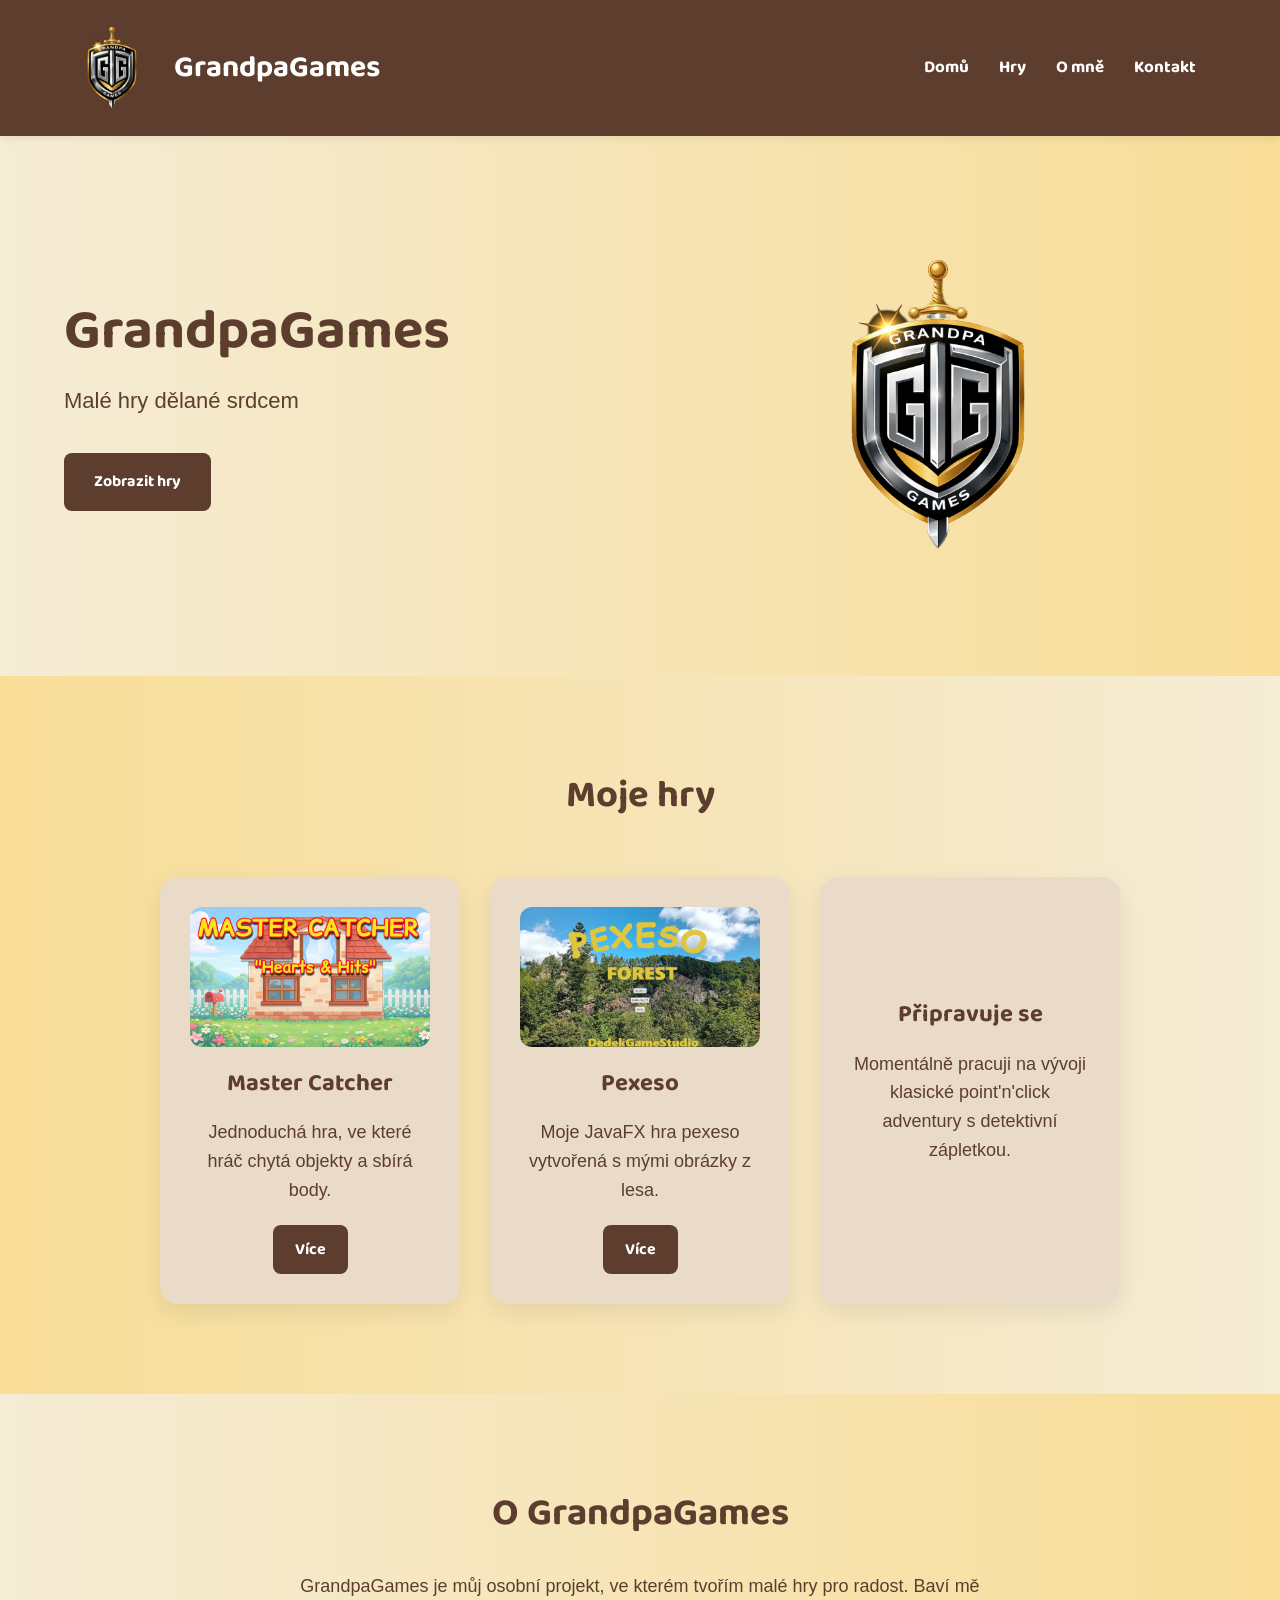
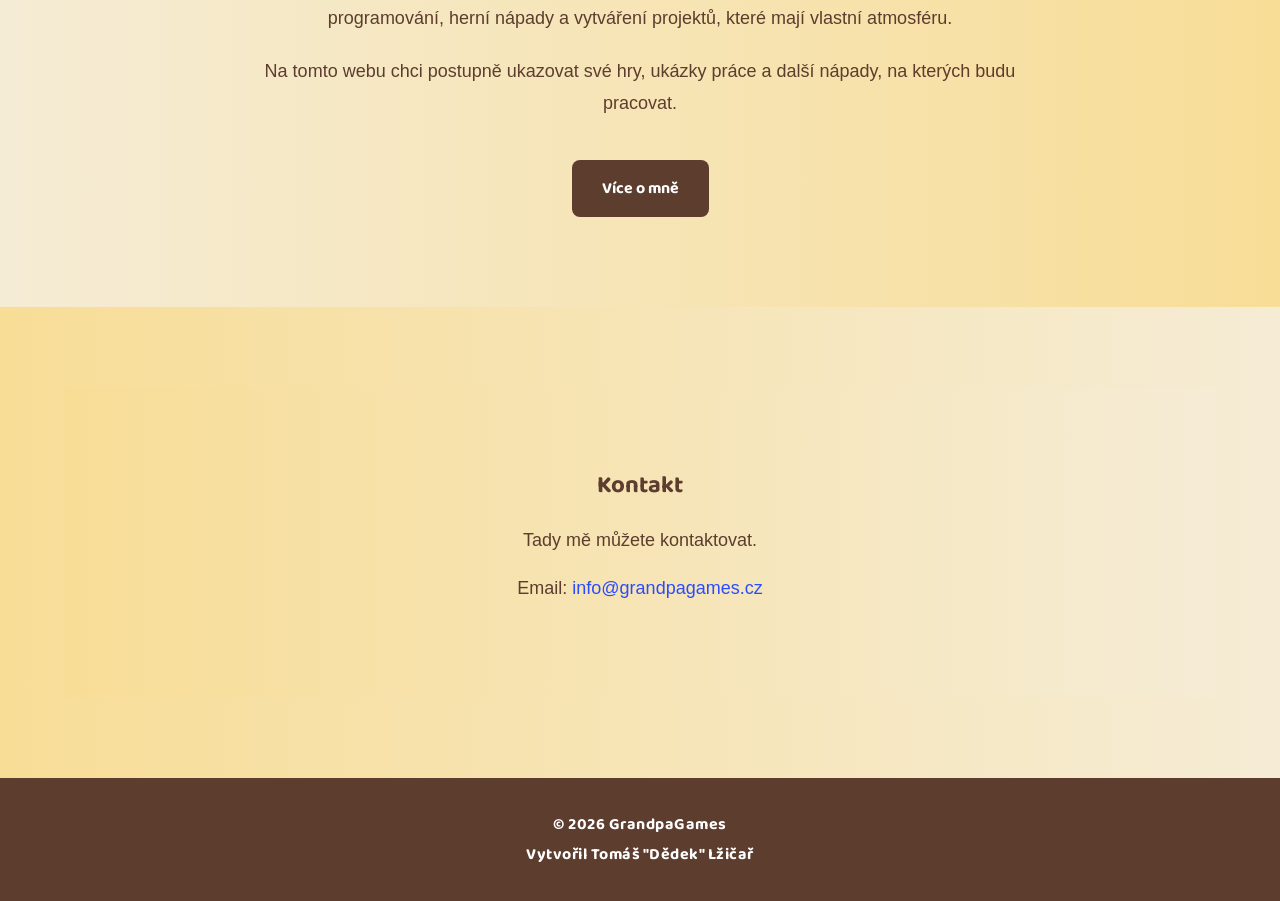
<file: index.html>
<!DOCTYPE html>
<html lang="cs">
<head>
    <meta charset="UTF-8">
    <meta name="viewport" content="width=device-width, initial-scale=1.0">
    <title>GrandpaGames | Malé hry dělané srdcem</title>
    <!-- Google tag (gtag.js) -->
<script async src="https://www.googletagmanager.com/gtag/js?id=G-J74LED329H"></script>
<script>
  window.dataLayer = window.dataLayer || [];
  function gtag(){dataLayer.push(arguments);}
  gtag('js', new Date());

  gtag('config', 'G-J74LED329H');
</script>

<script type="application/ld+json">
{
  "@context": "https://schema.org",
  "@type": "WebSite",
  "name": "GrandpaGames",
  "url": "https://grandpagames.cz/"
}
</script>

 <meta name="description" content="GrandpaGames je osobní herní projekt Tomáše 'Dědka' Lžičaře. Najdete tu moje vlastní hry, ukázky projektů a informace o vývoji her.">
    <meta name="author" content="Tomáš 'Dědek' Lžičař">
    <meta name="robots" content="index, follow">
    <meta name="theme-color" content="#5C3D2E">
    <link rel="canonical" href="https://grandpagames.cz/">

    <meta property="og:title" content="GrandpaGames | Malé hry dělané srdcem">
    <meta property="og:description" content="Osobní herní projekt Tomáše 'Dědka' Lžičaře. Vlastní hry, ukázky projektů a vývoj pod značkou GrandpaGames.">
    <meta property="og:type" content="website">
    <meta property="og:url" content="https://grandpagames.cz/">
    <meta property="og:image" content="https://grandpagames.cz/images/gameLogoTxt.png">
    <meta property="og:locale" content="cs_CZ">
    <meta property="og:site_name" content="GrandpaGames">

    <meta name="twitter:card" content="summary_large_image">
    <meta name="twitter:title" content="GrandpaGames | Malé hry dělané srdcem">
    <meta name="twitter:description" content="Vlastní hry, ukázky projektů a vývoj pod značkou GrandpaGames.">
    <meta name="twitter:image" content="https://grandpagames.cz/images/gameLogoTxt.png">
    <link rel="stylesheet" href="css/style.css">
    <link rel="icon" type="image/png" href="images/favicon.png">
    <link rel="apple-touch-icon" href="/images/favicon.png">
</head>

<body>
<header>
    <div class="container">
        <nav class="navbar">
            <div class="logo">
                <a href="index.html">
                <img src="images/gameLogoTxt.png" alt="Grandpa Games logo">
                <span>GrandpaGames</span>
                </a>
                
            </div>

             
             <!-- hamburger tlačítko -->
    <div class="hamburger" id="hamburger">
        ☰
    </div>
            <ul class="nav-menu" id="nav-menu">
                <li><a href="index.html#home">Domů</a></li>
                <li><a href="index.html#games">Hry</a></li>
                <li><a href="index.html#about">O mně</a></li>
                <li><a href="index.html#contact">Kontakt</a></li>
            </ul>
            <div class="lang-switch">
                <a href="index.html" class="active">CZ</a>
                <span>|</span>
                <a href="en/index.html">EN</a>
            </div>
        </nav>
    </div>
</header>
<section class="hero" id="home">
    <div class="container hero-layout">
        <div class="hero-text">
            <h1>GrandpaGames</h1>
            <p>Malé hry dělané srdcem</p>
            <a href="#games" class="btn">Zobrazit hry</a>
        </div>

        <div class="hero-image">
            <img src="images/gameLogoTxt.png" alt="Grandpa Games logo">
        </div>
    </div>
</section>
<section class="games" id="games">
    <div class="container">
        <h2>Moje hry</h2>

        <div class="games-grid">
            
            <div class="game-card">
                <img src="images/masterCatcher.png" alt="Master Catcher">

                <h3>Master Catcher</h3>
                <p>Jednoduchá hra, ve které hráč chytá objekty a sbírá body.</p>
                <a href="mastercatcher.html" class="btn-small">Více</a>
            </div>

            <div class="game-card">
                <img src="images/Pexeso1.png" alt="Pexeso">
                <h3>Pexeso</h3>
                <p>Moje JavaFX hra pexeso vytvořená s mými obrázky z lesa.</p>
                <a href="pexeso.html" class="btn-small">Více</a>
            </div>

            <div class="game-card coming-soon">
                
                <h3>Připravuje se</h3>
                <p>Momentálně pracuji na vývoji klasické point'n'click adventury s detektivní zápletkou.</p>
                
            </div>
            
        </div>
    </div>
</section>
<section class="about" id="about">
    <div class="container about-content">
        <div class="about-text">
            <h2>O GrandpaGames</h2>
            <p>
                GrandpaGames je můj osobní projekt, ve kterém tvořím malé hry pro radost.
                Baví mě programování, herní nápady a vytváření projektů, které mají vlastní atmosféru.
            </p>
            <p>
                Na tomto webu chci postupně ukazovat své hry, ukázky práce a další nápady,
                na kterých budu pracovat.
            </p>
            <a href="about.html" class="btn">Více o mně</a>
        </div>
    </div>
</section>

<section class="contact" id="contact">
    <div class="container contact">
        <div class="contact-text">
            <h2>Kontakt</h2>
            <p>
                Tady mě můžete kontaktovat.
            </p>
            <div class="contact-info">
    <p class="contact-email">
        <span class="contact-label">Email:</span>
        <a href="mailto:info@grandpagames.cz">
            info@grandpagames.cz
        </a>
    </p>
</div>
        </div>
        </div>
    </div>
</section>
<footer class="footer">
    <div class="container">
        <p>&copy; 2026 GrandpaGames </p>
        <p>Vytvořil Tomáš "Dědek" Lžičař</p>
    </div>
</footer>
<script src="js/script.js"></script>
</body>
</html>
</file>
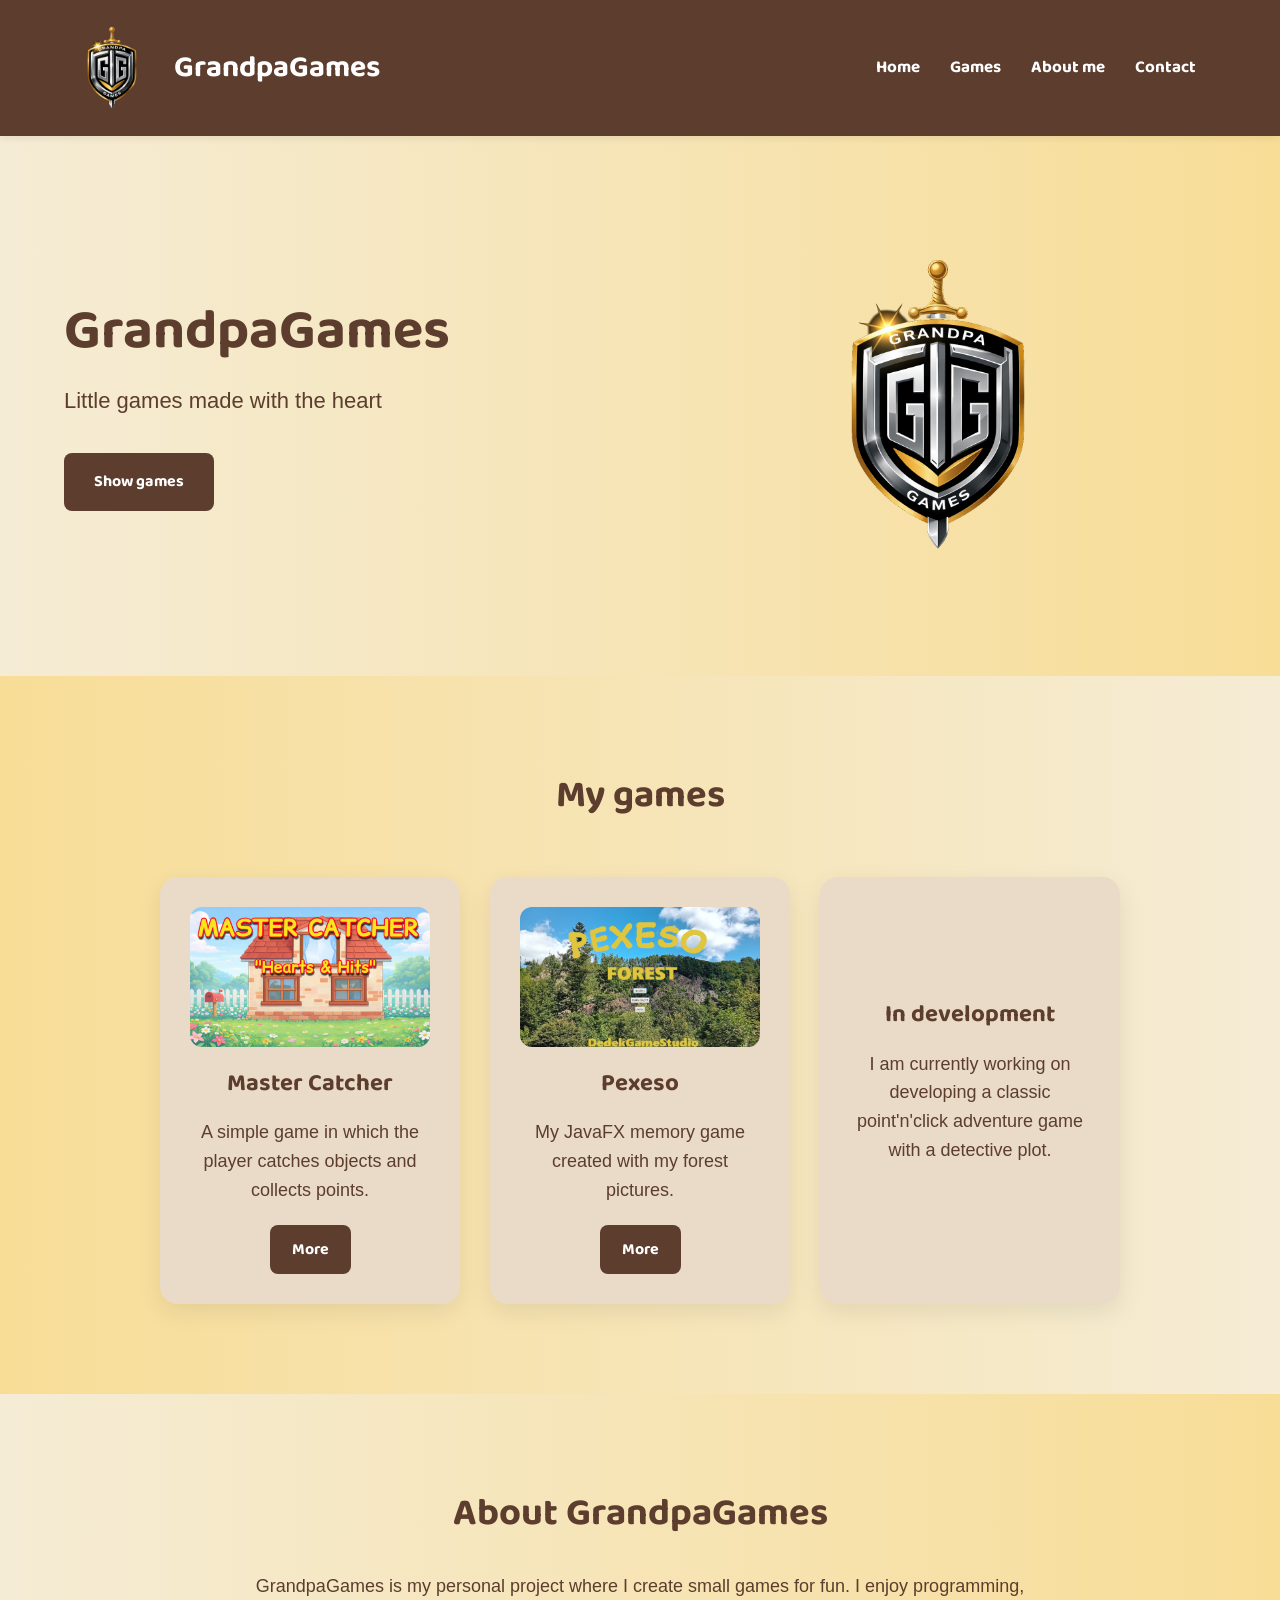
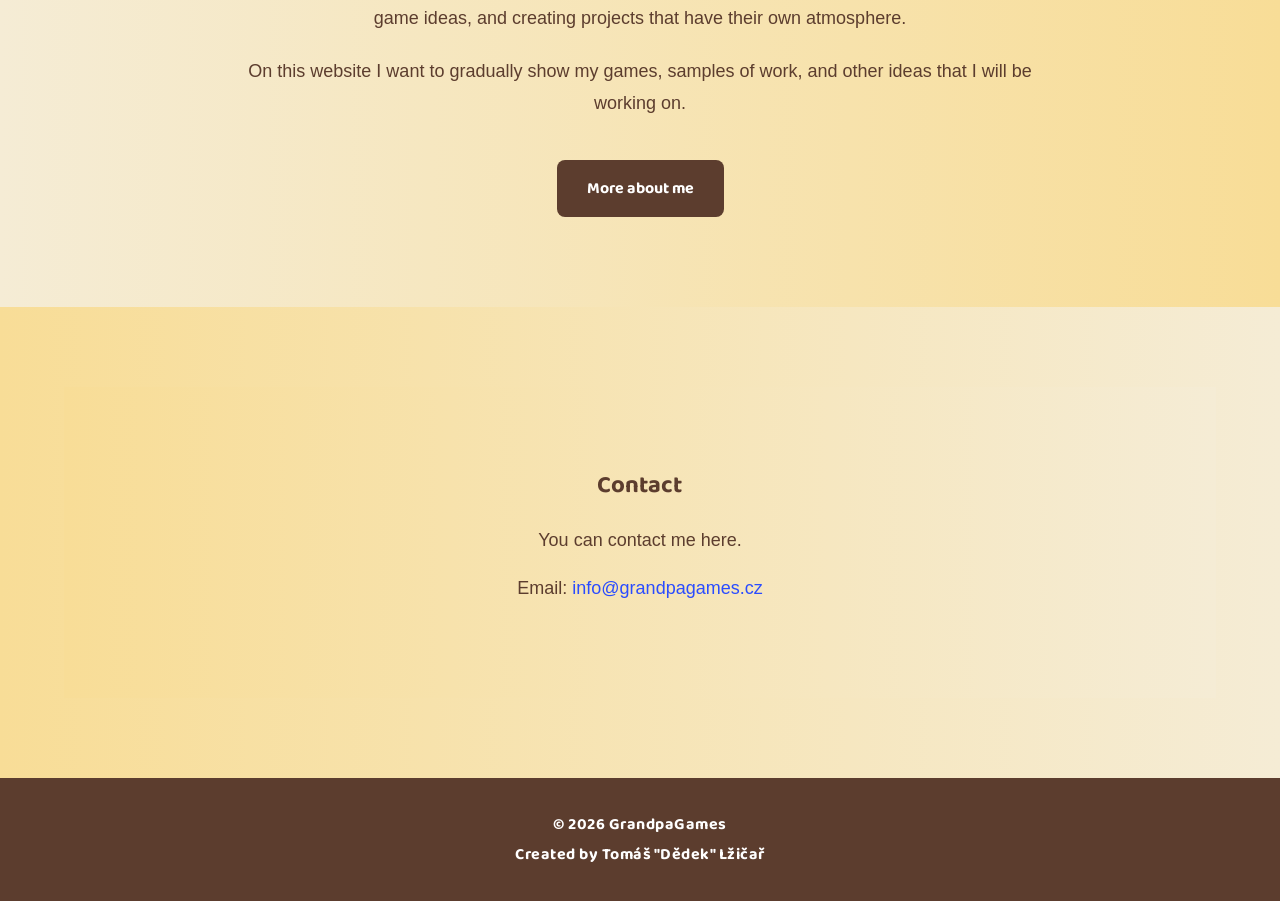
<file: en/index.html>
<!DOCTYPE html>
<html lang="en">
<head>
    <meta charset="UTF-8">
    <meta name="viewport" content="width=device-width, initial-scale=1.0">
    <title>GrandpaGames | Small games made with heart</title>
    <!-- Google tag (gtag.js) -->
<script async src="https://www.googletagmanager.com/gtag/js?id=G-J74LED329H"></script>
<script>
  window.dataLayer = window.dataLayer || [];
  function gtag(){dataLayer.push(arguments);}
  gtag('js', new Date());

  gtag('config', 'G-J74LED329H');
</script>

<script type="application/ld+json">
{
  "@context": "https://schema.org",
  "@type": "WebSite",
  "name": "GrandpaGames",
  "url": "https://grandpagames.cz/"
}
</script>

 <meta name="description" content="GrandpaGames is the personal game project of Tomáš 'Dědek' Lžičař. Here you can find my games, project showcases, and information about game development.">
    <meta name="author" content="Tomáš 'Dědek' Lžičař">
    <meta name="robots" content="index, follow">
    <meta name="theme-color" content="#5C3D2E">
    <link rel="canonical" href="https://grandpagames.cz/en/">

    <meta property="og:title" content="GrandpaGames | Small games made with heart">
    <meta property="og:description" content="The personal game project of Tomáš 'Dědek' Lžičař. Original games, project showcases, and development under the GrandpaGames brand.">
    <meta property="og:type" content="website">
    <meta property="og:url" content="https://grandpagames.cz/en/">
    <meta property="og:image" content="https://grandpagames.cz/images/gameLogoTxt.png">
    <meta property="og:locale" content="en_US">
    <meta property="og:site_name" content="GrandpaGames">

    <meta name="twitter:card" content="summary_large_image">
    <meta name="twitter:title" content="GrandpaGames | Small games made with heart">
    <meta name="twitter:description" content="Original games, project showcases, and development under the GrandpaGames brand.">
    <meta name="twitter:image" content="https://grandpagames.cz/images/gameLogoTxt.png">

    <link rel="stylesheet" href="../css/style.css">
    <link rel="icon" type="image/png" href="../images/favicon.png">
    <link rel="apple-touch-icon" href="../images/favicon.png">
</head>

<body>
<header>
    <div class="container">
        <nav class="navbar">
            <div class="logo">
                <a href="../en/index.html">
                <img src="../images/gameLogoTxt.png" alt="GrandpaGames logo">
                <span>GrandpaGames</span>
                </a>
                
            </div>

             
             <!-- hamburger tlačítko -->
    <div class="hamburger" id="hamburger">
        ☰
    </div>
            <ul class="nav-menu" id="nav-menu">
                <li><a href="index.html#home">Home</a></li>
                <li><a href="index.html#games">Games</a></li>
                <li><a href="index.html#about">About me</a></li>
                <li><a href="index.html#contact">Contact</a></li>
            </ul>
            <div class="lang-switch">
                <a href="index.html" class="active">EN</a>
                <span>|</span>
                <a href="../index.html">CZ</a>
            </div>
        </nav>
    </div>
</header>
<section class="hero" id="home">
    <div class="container hero-layout">
        <div class="hero-text">
            <h1>GrandpaGames</h1>
            <p>Little games made with the heart</p>
            <a href="#games" class="btn">Show games</a>
        </div>

        <div class="hero-image">
            <img src="../images/gameLogoTxt.png" alt="Grandpa Games logo">
        </div>
    </div>
</section>
<section class="games" id="games">
    <div class="container">
        <h2>My games</h2>

        <div class="games-grid">
            
            <div class="game-card">
                <img src="../images/masterCatcher.png" alt="Master Catcher">

                <h3>Master Catcher</h3>
                <p>A simple game in which the player catches objects and collects points.</p>
                <a href="../en/mastercatcher.html" class="btn-small">More</a>
            </div>

            <div class="game-card">
                <img src="../images/Pexeso1.png" alt="Pexeso">
                <h3>Pexeso</h3>
                <p>My JavaFX memory game created with my forest pictures.</p>
                <a href="../en/pexeso.html" class="btn-small">More</a>
            </div>

            <div class="game-card coming-soon">
                
                <h3>In development</h3>
                <p>I am currently working on developing a classic point'n'click adventure game with a detective plot.</p>
                
            </div>
            
        </div>
    </div>
</section>
<section class="about" id="about">
    <div class="container about-content">
        <div class="about-text">
            <h2>About GrandpaGames</h2>
            <p>
                GrandpaGames is my personal project where I create small games for fun.
                I enjoy programming, game ideas, and creating projects that have their own atmosphere.

            </p>
            <p>
                On this website I want to gradually show my games, samples of work, and other ideas that I will be working on.
            </p>
            <a href="../en/about.html" class="btn">More about me</a>
        </div>
    </div>
</section>

<section class="contact" id="contact">
    <div class="container contact">
        <div class="contact-text">
            <h2>Contact</h2>
            <p>
                You can contact me here.
            </p>
            <div class="contact-info">
    <p class="contact-email">
        <span class="contact-label">Email:</span>
        <a href="mailto:info@grandpagames.cz">
            info@grandpagames.cz
        </a>
    </p>
</div>
        </div>
        </div>
    </div>
</section>
<footer class="footer">
    <div class="container">
        <p>&copy; 2026 GrandpaGames </p>
        <p>Created by Tomáš "Dědek" Lžičař</p>
    </div>
</footer>
<script src="../js/script.js"></script>
</body>
</html>
</file>
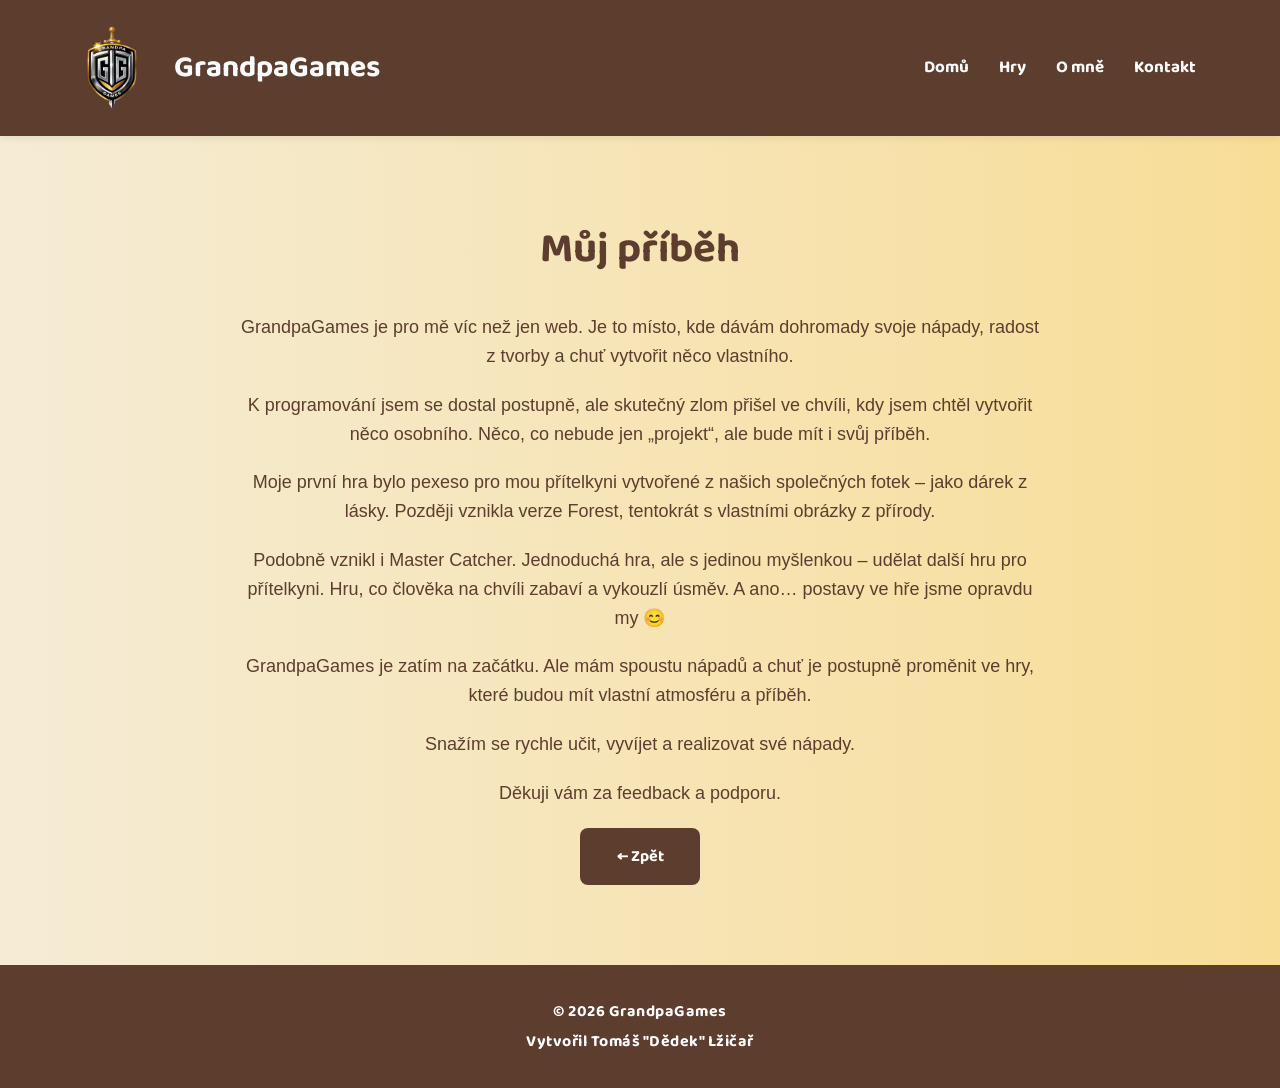
<file: about.html>
<!DOCTYPE html>
<html lang="cs">
<head>
    <meta charset="UTF-8">
    <meta name="viewport" content="width=device-width, initial-scale=1.0">
    <title>O mně | GrandpaGames</title>
    <!-- Google tag (gtag.js) -->
<script async src="https://www.googletagmanager.com/gtag/js?id=G-J74LED329H"></script>
<script>
  window.dataLayer = window.dataLayer || [];
  function gtag(){dataLayer.push(arguments);}
  gtag('js', new Date());

  gtag('config', 'G-J74LED329H');
</script>
<meta name="description" content="GrandpaGames je osobní herní projekt Tomáše 'Dědka' Lžičaře. Tvořím jednoduché hry pro radost.">
<meta name="robots" content="index, follow">
<meta name="author" content="Tomáš 'Dědek' Lžičař">
<meta name="theme-color" content="#5C3D2E">

<link rel="canonical" href="https://grandpagames.cz/about.html">

<meta property="og:title" content="O mně | GrandpaGames">
<meta property="og:description" content="Příběh vzniku GrandpaGames a moje cesta k tvorbě her.">
<meta property="og:type" content="website">
<meta property="og:url" content="https://grandpagames.cz/about.html">
<meta property="og:locale" content="cs_CZ">
<meta property="og:image" content="https://grandpagames.cz/images/gameLogoTxt.png">
    <link rel="stylesheet" href="css/style.css">
    <link rel="icon" type="image/png" href="images/favicon.png">
    <link rel="apple-touch-icon" href="/images/favicon.png">
</head>
<body>

<header>
    <!-- stejný header -->
     <div class="container">
        <nav class="navbar">
            <div class="logo">
                <a href="index.html">
                <img src="images/gameLogoTxt.png" alt="Grandpa Games logo">
                <span>GrandpaGames</span>
                </a>
                
            </div>
             <!-- hamburger tlačítko -->
    <div class="hamburger" id="hamburger">
        ☰
    </div>
            <ul class="nav-menu" id="nav-menu">
                <li><a href="index.html#home">Domů</a></li>
                <li><a href="index.html#games">Hry</a></li>
                <li><a href="index.html#about">O mně</a></li>
                <li><a href="index.html#contact">Kontakt</a></li>
            </ul>
            <div class="lang-switch">
            <a href="about.html" class="active">CZ</a>
            <span>|</span>
            <a href="en/about.html">EN</a>
            </div>
        </nav>
    </div>
</header>

<main class="about-main">
    <section class="about-detail">
        <div class="container">
            <h1>Můj příběh</h1>

            <p>
GrandpaGames je pro mě víc než jen web. Je to místo, kde dávám dohromady svoje nápady, radost z tvorby a chuť vytvořit něco vlastního.
</p>

<p>
K programování jsem se dostal postupně, ale skutečný zlom přišel ve chvíli, kdy jsem chtěl vytvořit něco osobního. Něco, co nebude jen „projekt“, ale bude mít i svůj příběh.
</p>

<p>
Moje první hra bylo pexeso pro mou přítelkyni vytvořené z našich společných fotek – jako dárek z lásky. Později vznikla verze Forest, tentokrát s vlastními obrázky z přírody.
</p>

<p>
Podobně vznikl i Master Catcher. Jednoduchá hra, ale s jedinou myšlenkou – udělat další hru pro přítelkyni. Hru, co člověka na chvíli zabaví a vykouzlí úsměv. A ano… postavy ve hře jsme opravdu my 😊
</p>

<p>
GrandpaGames je zatím na začátku. Ale mám spoustu nápadů a chuť je postupně proměnit ve hry, které budou mít vlastní atmosféru a příběh.
</p>

<p>
    Snažím se rychle učit, vyvíjet a realizovat své nápady. 
</p>

<p>
    Děkuji vám za feedback a podporu.
</p>
            <div class="game-buttons">
            <a href="index.html#about" class="btn">← Zpět</a>
            </div>
        </div>
    </section>
</main>

<footer class="footer">
    <div class="container">
        <p>&copy; 2026 GrandpaGames </p>
        <p>Vytvořil Tomáš "Dědek" Lžičař</p>
    </div>
</footer>

<script src="js/script.js"></script>
</body>
</html>
</file>
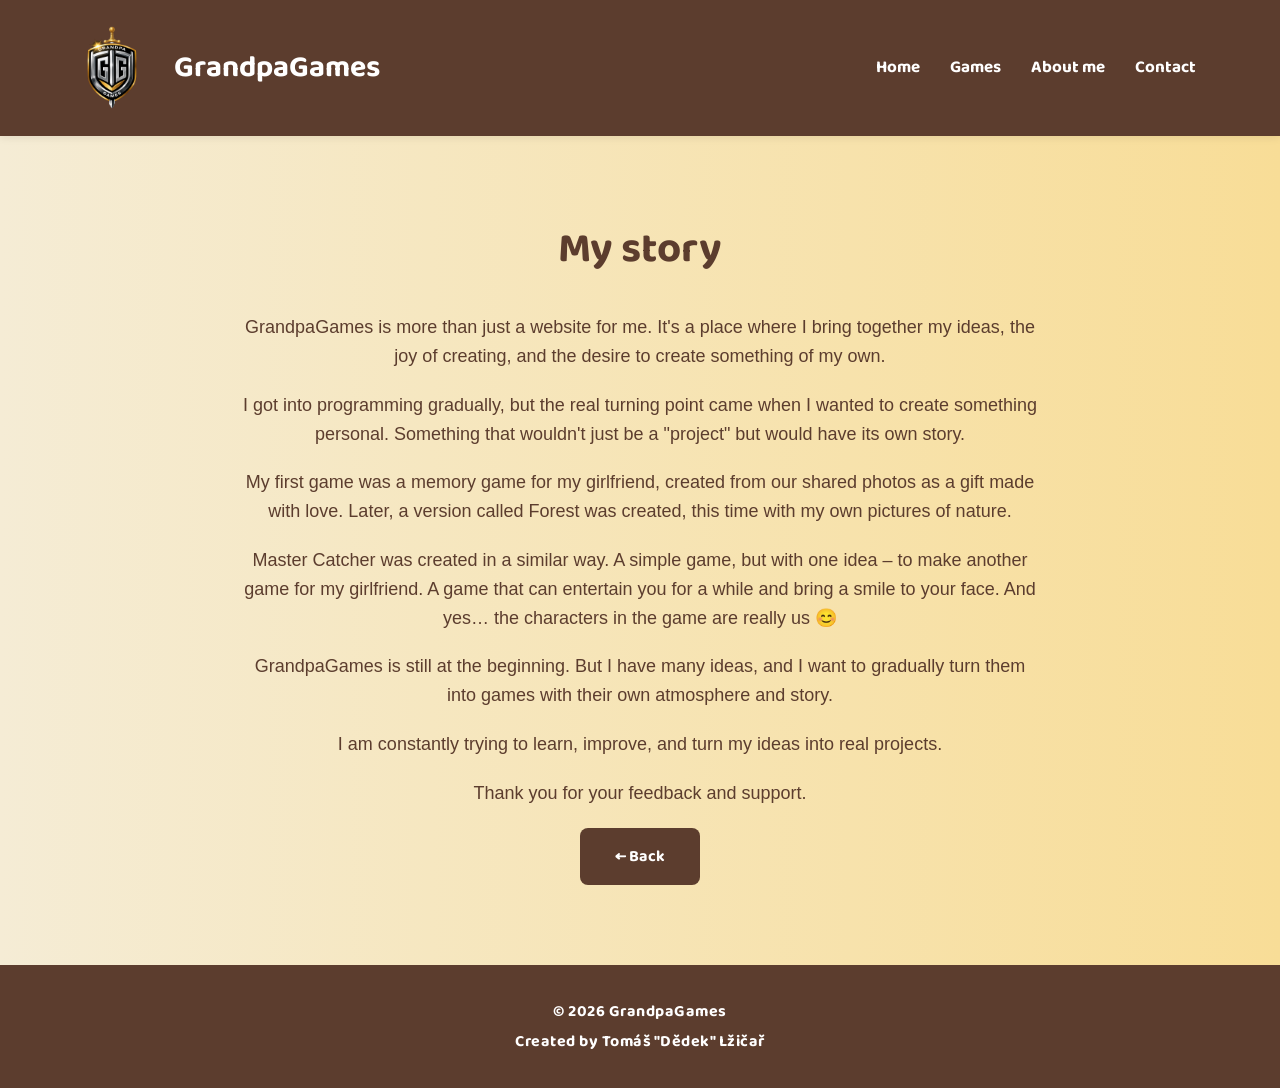
<file: en/about.html>
<!DOCTYPE html>
<html lang="en">
<head>
    <meta charset="UTF-8">
    <meta name="viewport" content="width=device-width, initial-scale=1.0">
    <title>About me | GrandpaGames</title>
    <!-- Google tag (gtag.js) -->
<script async src="https://www.googletagmanager.com/gtag/js?id=G-J74LED329H"></script>
<script>
  window.dataLayer = window.dataLayer || [];
  function gtag(){dataLayer.push(arguments);}
  gtag('js', new Date());

  gtag('config', 'G-J74LED329H');
</script>
 <meta name="description" content="GrandpaGames is the personal game project of Tomáš 'Dědek' Lžičař. I create small games for fun and with heart.">
    <meta name="robots" content="index, follow">
    <meta name="author" content="Tomáš 'Dědek' Lžičař">
    <meta name="theme-color" content="#5C3D2E">

    <link rel="canonical" href="https://grandpagames.cz/en/about.html">

    <meta property="og:title" content="About Me | GrandpaGames">
    <meta property="og:description" content="The story behind GrandpaGames and my journey into game development.">
    <meta property="og:type" content="website">
    <meta property="og:url" content="https://grandpagames.cz/en/about.html">
    <meta property="og:image" content="https://grandpagames.cz/images/gameLogoTxt.png">
    <meta property="og:locale" content="en_US">

    <meta name="twitter:card" content="summary_large_image">
    <meta name="twitter:title" content="About Me | GrandpaGames">
    <meta name="twitter:description" content="The story behind GrandpaGames and my journey into game development.">
    <meta name="twitter:image" content="https://grandpagames.cz/images/gameLogoTxt.png">

    <link rel="stylesheet" href="../css/style.css">
    <link rel="icon" type="image/png" href="/images/favicon.png">
<link rel="apple-touch-icon" href="/images/favicon.png">
    
</head>
<body>

<header>
    <!-- stejný header -->
     <div class="container">
        <nav class="navbar">
            <div class="logo">
                <a href="index.html">
                <img src="../images/gameLogoTxt.png" alt="GrandpaGames logo">
                <span>GrandpaGames</span>
                </a>
                
            </div>
             <!-- hamburger tlačítko -->
    <div class="hamburger" id="hamburger">
        ☰
    </div>
            <ul class="nav-menu" id="nav-menu">
                <li><a href="index.html#home">Home</a></li>
                <li><a href="index.html#games">Games</a></li>
                <li><a href="index.html#about">About me</a></li>
                <li><a href="index.html#contact">Contact</a></li>
            </ul>
            <div class="lang-switch">
            
            <a href="about.html" class="active">EN</a>
            <span>|</span>
            <a href="../about.html">CZ</a>
            </div>
        </nav>
    </div>
</header>

<main class="about-main">
    <section class="about-detail">
        <div class="container">
            <h1>My story</h1>

            <p>
GrandpaGames is more than just a website for me. It's a place where I bring together my ideas, the joy of creating, and the desire to create something of my own.
</p>

<p>
I got into programming gradually, but the real turning point came when I wanted to create something personal. Something that wouldn't just be a "project" but would have its own story.
</p>

<p>
My first game was a memory game for my girlfriend, created from our shared photos as a gift made with love. Later, a version called Forest was created, this time with my own pictures of nature.
</p>

<p>
Master Catcher was created in a similar way. A simple game, but with one idea – to make another game for my girlfriend. A game that can entertain you for a while and bring a smile to your face. And yes… the characters in the game are really us 😊
</p>

<p>
GrandpaGames is still at the beginning. But I have many ideas, and I want to gradually turn them into games with their own atmosphere and story.
</p>

<p>
  I am constantly trying to learn, improve, and turn my ideas into real projects.
</p>

<p>
   Thank you for your feedback and support.
</p>
            <div class="game-buttons">
            <a href="index.html#about" class="btn">← Back</a>
            </div>
        </div>
    </section>
</main>

<footer class="footer">
    <div class="container">
        <p>&copy; 2026 GrandpaGames </p>
        <p>Created by Tomáš "Dědek" Lžičař</p>
    </div>
</footer>

<script src="../js/script.js"></script>
</body>
</html>
</file>
<file: css/style.css>
* {
    margin: 0;
    padding: 0;
    box-sizing: border-box;
}

html {
    scroll-behavior: smooth;
}

body {
    font-family: Arial, sans-serif;
    background-color: #f5f7fa;
    color: #222;
    line-height: 1.6;
    min-height: 100vh;
    display: flex;
    flex-direction: column;
}

main {
    flex: 1;
}

@font-face {
    font-family: "Baloo2-Bold";
    src: url("../fonts/Baloo2-Bold.ttf") format("truetype");
}
.container {
    width: 90%;
    max-width: 1200px;
    margin: 0 auto;
}

header {
    background-color: #5C3D2E;
    padding: 20px 0;
    position: sticky;
    min-height: 110px;
    top: 0;
    z-index: 1000;
    box-shadow: 0 2px 8px rgba(0, 0, 0, 0.08);
}

section {
    scroll-margin-top: 100px;
}
.navbar {
    display: flex;
    justify-content: space-between;
    align-items: center;
    position: relative;
    
}



.logo a {
    display: flex;
    align-items: center;
    gap: 14px;
    color: white;
    text-decoration: none;
    font-size: 30px;
    font-family: "Baloo2-Bold";
}

.logo img {
    height: 96px;
    width: auto;
    display: block;
    

}

.nav-menu {
    list-style: none;
    display: flex;
    gap: 30px;
     margin-left: auto;
    margin-right: 20px;
}

.nav-menu a {
    color: white;
    text-decoration: none;
    font-size: 17px;
    font-weight: 500;
    transition: color 0.3s ease;
    font-family: "Baloo2-Bold";
}

.nav-menu a:hover {
    color: #f4a261;
}

.lang-switch {
    display: flex;
    align-items: center;
    gap: 6px;
    margin-left: 20px;
    position: absolute;
    right: -140px;
    top: 50%;
    transform: translateY(-50%);
    font-family: "Baloo2-Bold";
    
}

.lang-switch a,
.lang-switch span {
    color: white;
    text-decoration: none;
    font-size: 16px;
}

.lang-switch a:hover {
    color: #f4a261;
}

.lang-switch a.active {
    color: #f4a261;
}

.hero-logo {
    height: 80px;
    margin-bottom: 20px;
}

.hero {
    background: linear-gradient(to right, #F5ECD5, #f8dd97);
    color: #5C3D2E;
    min-height: 60vh;
    display: flex;
    align-items: center;
}

.hero-layout {
    display: flex;
    align-items: center;
    justify-content: space-between;
    gap: 40px;
}
.hero-text {
    flex: 1;
    max-width: 600px;
}

.hero-image {
    flex: 1;
    display: flex;
    justify-content: center;
}

.hero-image img {
    max-width: 340px;
    width: 100%;
    height: auto;
    display: block;
}


.hero-content {
    max-width: 650px;
}

.hero h1 {
    font-size: 56px;
    margin-bottom: 20px;
    line-height: 1.1;
    color: #5C3D2E;
    font-family: "Baloo2-Bold";
}

.hero p {
    font-size: 22px;
    margin-bottom: 35px;
    color: #5C3D2E;
}

.btn {
    display: inline-block;
    background-color: #5C3D2E;
    color: white;
    
    padding: 14px 28px;
    text-decoration: none;
    border-radius: 8px;
    font-weight: bold;
    transition: all 0.3s ease;
    border: 2px solid transparent;
    font-family: "Baloo2-Bold";
    
    
}

.game-buttons .btn {
    min-width: 120px;
    text-align: center;
}

.game-buttons {
    display: flex;
    justify-content: center;
    gap: 12px;
    margin-top: 20px;
}

.btn:hover {
    background-color: #916b59;
    color: #f4a261;
    transform: translateY(-2px);
}



.games {
    padding: 90px 0;
    background: linear-gradient(to left, #F5ECD5, #f8dd97);
}

.games h2 {
    text-align: center;
    font-size: 38px;
    margin-bottom: 50px;
    color: #5C3D2E;
    font-family: "Baloo2-Bold";
}

.games-grid {
    display: flex;
    gap: 30px;
    flex-wrap: wrap;
    justify-content: center;
}

.game-card img {
    width: 100%;
    height: 170px;
    object-fit: cover;
    border-radius: 12px;
    margin-bottom: 18px;
    transition: transform 0.3s ease;
}

.game-card:hover img{
    transform: scale(1.03);
}

.game-card {
    overflow: hidden;
    background-color: #EADBC8;
    border-radius: 18px;
    padding: 30px;
    width: 300px;
    box-shadow: 0 8px 24px rgba(0, 0, 0, 0.08);
    text-align: center;
    transition: transform 0.3s ease, box-shadow 0.3s ease;
    min-height: 420px;

    display: flex;
    flex-direction: column;
    align-items: center;
}

.coming-soon {
    display: flex;
    flex-direction: column;
    justify-content: center;
    align-items: center;
   
}


.game-card:hover {
    transform: translateY(-6px);
    box-shadow: 0 12px 30px rgba(0, 0, 0, 0.12);
}

.game-card h3 {
    font-size: 24px;
    margin-bottom: 15px;
    color: #5C3D2E;
    font-family: "Baloo2-Bold";
}

.game-card p {
    font-size: 18px;
    margin-bottom: 20px;
    color: #5C3D2E;
}

.btn-small {
    display: inline-block;
    background-color: #5C3D2E;
    color: white;
    padding: 10px 20px;
    text-decoration: none;
    border-radius: 8px;
    transition: all 0.3s ease;
    font-weight: bold;
    border: 2px solid transparent;
    font-family: "Baloo2-Bold";
}

.btn-small:hover {
    background-color: #916b59;
    color: #f4a261;
    transform: translateY(-2px);
}

.back-link {
    display: flex;
    justify-content: center;
    margin-top: 35px;
}

.bottom-back {
    margin-top: 40px;
}

.btn-back {
    display: inline-block;
    padding: 10px 18px;
    border-radius: 8px;
    background-color: #5C3D2E;
    color: white;
    
    text-decoration: none;
    font-weight: bold;
    font-family: "Baloo2-Bold";
    transition: all 0.3s ease;
}

.btn-back:hover {
    background-color: #916b59;
    color: #f4a261;
    transform: translateY(-2px);
}
.about {
    padding: 90px 0;
    background: linear-gradient(to right, #F5ECD5, #f8dd97);
}

.about-content {
    display: flex;
    justify-content: center;
}

.about .btn {
    display: inline-block;
    margin-top: 20px;
}


.about-text {
    max-width: 800px;
    text-align: center;
}

.about h2 {
    font-size: 38px;
    margin-bottom: 25px;
    color: #5C3D2E;
    font-family: "Baloo2-Bold";
}

.about p {
    font-size: 18px;
    line-height: 1.8;
    color: #5C3D2E;
    margin-bottom: 20px;
}

.about-detail {
    padding: 80px 0;
    background: linear-gradient(to right, #F5ECD5, #f8dd97);
}

.about-detail h1 {
    text-align: center;
    font-size: 42px;
    margin-bottom: 30px;
    font-family: "Baloo2-Bold";
    color: #5C3D2E;
}

.about-detail p {
    max-width: 800px;
    margin: 0 auto 20px;
    text-align: center;
    font-size: 18px;
    color: #5C3D2E;
}

.about-main {
    flex: 1;
    background: linear-gradient(to right, #F5ECD5, #f8dd97);
}


.contact {
    display: flex;
    justify-content: center;
    background: linear-gradient(to left, #F5ECD5, #f8dd97);
    padding: 80px 0;
}

.contact h2 {
    display: flex;
    justify-content: center;
    color: #5C3D2E;
    font-family: "Baloo2-Bold";
    margin-bottom: 20px;
   
}

.contact-info {
    text-align: center;
    margin-top: 20px;
}

.contact-info p {
    margin: 15px 0;
    line-height: 1.6;
}

.contact-info a {
    color: #2a4cff;
    text-decoration: none;
    font-weight: 500;
}

.contact-text {
    text-align: center;
}

.contact-info a:hover {
    text-decoration: underline;
}

.contact p{
    color: #5C3D2E;
    font-size: 18px;
}


.footer {
    background-color: #5C3D2E;
    color: white;
    text-align: center;
    padding: 30px 0;
    font-family: "Baloo2-Bold";
    min-height: 120px;
    display: flex;
    align-items: center;
}

.footer .container {
    width: 100%;
}

.footer p {
    font-size: 16px;
    letter-spacing: 0.5px;
    margin: 4px 0;
}
.hamburger {
    display: none;
    font-size: 30px;
    color: white;
    cursor: pointer;
}

@media (max-width: 768px) {


    header {
        min-height: 122px;

    }
    .hero-layout {
        flex-direction: column;
        text-align: center;
    }

    .hero-text {
        max-width: 100%;
    }

    .hero-image img {
        max-width: 180px;
    }

    .navbar {
        flex-direction: row;
        justify-content: space-between;
        align-items: center;
        position: relative;

       
    }

    .logo span {
        display: none;
    }

     .logo a {
        display: flex;
        align-items: center;
        gap: 0;
        font-size: 0;
        max-width: none;
        overflow: visible;
        white-space: normal;
    }

    .logo img {
        height: 82px;
        width: auto;
        flex-shrink: 0;
    }

    .hamburger {
        display: block;
        font-size: 30px;
        color: white;
        cursor: pointer;
        flex-shrink: 0;
    }

    .nav-menu {
        display: none;
        flex-direction: column;
        position: absolute;
        top: 100%;
        right: 0;
        background-color: #5C3D2E;
        width: 220px;
        padding: 20px;
        border-radius: 0 0 0 10px;
        z-index: 2000;
       
    }

    .nav-menu.active {
        display: flex;

    }
    .nav-menu a {
        padding: 10px 0;
    }

     .lang-switch {
        display: flex;
        position: static;
        transform: none;
        align-items: center;
        gap: 4px;
        margin-left: auto;
        margin-right: 12px;
    }

    .lang-switch a,
    .lang-switch span {
        font-size: 14px;
    }

    .hero {
       
        
        padding: 60px 0;
    }

    .game-card img {
    height: 140px;
}

    .game-detail-text{
        font-size: 17px;
        padding: 24px;
    }


    .game-detail-text p,
    .game-detail-text li {
        font-size: 17px;
        line-height: 1.7;
}
    .game-detail-text h2 {
         font-size: 26px;
}

    .game-features {
         margin: 20px 0 30px 20px;
         text-align: left;
    }
    
    .hero h1 {
        font-size: 40px;
    }

    .hero p {
        font-size: 18px;
    }

    .games h2,
    .about h2 {
        font-size: 30px;
    }

    .game-card {
        width: 100%;
        max-width: 350px;
    }

    .about p {
        font-size: 18px;
        text-align: center;
        
    }

    

    .hero .btn {
    margin: 0 auto;
    display: block;
    }
     .game-buttons {
        flex-direction: column;   
        align-items: center;
        margin-top: 60px;
              
    }

    
    .game-buttons .btn {
        width: 100%;
        max-width: 120px;
        gap: 12px;
        display: flex;
        align-items: center;
        justify-content: center;
        
        
    }
    
}

.game-card img {
    height: 140px;
    
}


.game-detail {
    padding: 80px 0;
    background: linear-gradient(to left, #F5ECD5, #f8dd97);
}

.game-detail h1 {
    font-size: 48px;
    font-family: "Baloo2-Bold";
    margin-bottom: 15px;
    text-align: center;
    color: #5C3D2E;
}

.game-subtitle {
    text-align: center;
    font-size: 20px;
    margin-bottom: 40px;
    color: #5f4b3e;
}

.game-detail-image {
    max-width: 700px;
    
    margin: 0 auto 40px;
}

.game-detail-image img {
    width: 60%;
    height: auto;
    margin: 0 auto;
    border-radius: 16px;
    display: block;
    box-shadow: 0 8px 24px rgba(0, 0, 0, 0.12);
}



.game-gallery {
    display: flex;
    gap: 15px;
    justify-content: center;
    flex-wrap: wrap;
    margin-top: 20px;
    margin-bottom: 50px;
}

.game-gallery img {
    width: 180px;
    border-radius: 12px;
    cursor: pointer;
    transition: all 0.3s ease;
}

.game-gallery img:hover {
    transform: scale(1.05);
}

.game-gallery img {
    box-shadow: 0 4px 12px rgba(0,0,0,0.1);
}


.game-detail-text {
    max-width: 800px;
    margin: 0 auto;
    color: #5C3D2E;
    background-color: #EADBC8;
    padding: 30px;
    border-radius: 16px;
    font-size: 18px;
    line-height: 1.8;
}

.game-detail-text p,
.game-detail-text li {
    font-size: 18px;
    line-height: 1.8;
}

.game-detail-text h2 {
    margin-top: 30px;
    margin-bottom: 15px;
    font-size: 30px;
    color: #5C3D2E;
    font-family: "Baloo2-Bold";
    border-bottom: 2px solid rgba(92, 61, 46, 0.2);
    padding-bottom: 5px;
}

.game-features {
    margin: 20px 0 30px 25px;
}

.game-features li {
    margin-bottom: 10px;
    font-size: 18px;
}

.game-download-text {
    margin-bottom: 30px;

}

.game-download-text1 {
    margin-bottom: 40px;

}

.lightbox {
    display: none;
    position: fixed;
    top: 0;
    left: 0;
    width: 100%;
    height: 100%;

    background: rgba(0, 0, 0, 0.8);
    justify-content: center;
    align-items: center;

    z-index: 2000;
}

.lightbox img {
    max-width: 90%;
    max-height: 80%;
    border-radius: 12px;
    box-shadow: 0 10px 40px rgba(0, 0, 0, 0.5);
    cursor: pointer;
    opacity: 1;
    transition: opacity 0.3s ease;
}

.lightbox img.fade-out {
    opacity: 0;
}

.lightbox-arrow {
    position: absolute;
    top: 50%;
    transform: translateY(-50%);
    font-size: 50px;
    color: white;
    cursor: pointer;
    user-select: none;
    padding: 20px;
}

.lightbox-arrow.left {
    left: 30px;
}

.lightbox-arrow.right {
    right: 30px;
}

.lightbox-arrow:hover {
    color: #f4a261;
}
</file>
